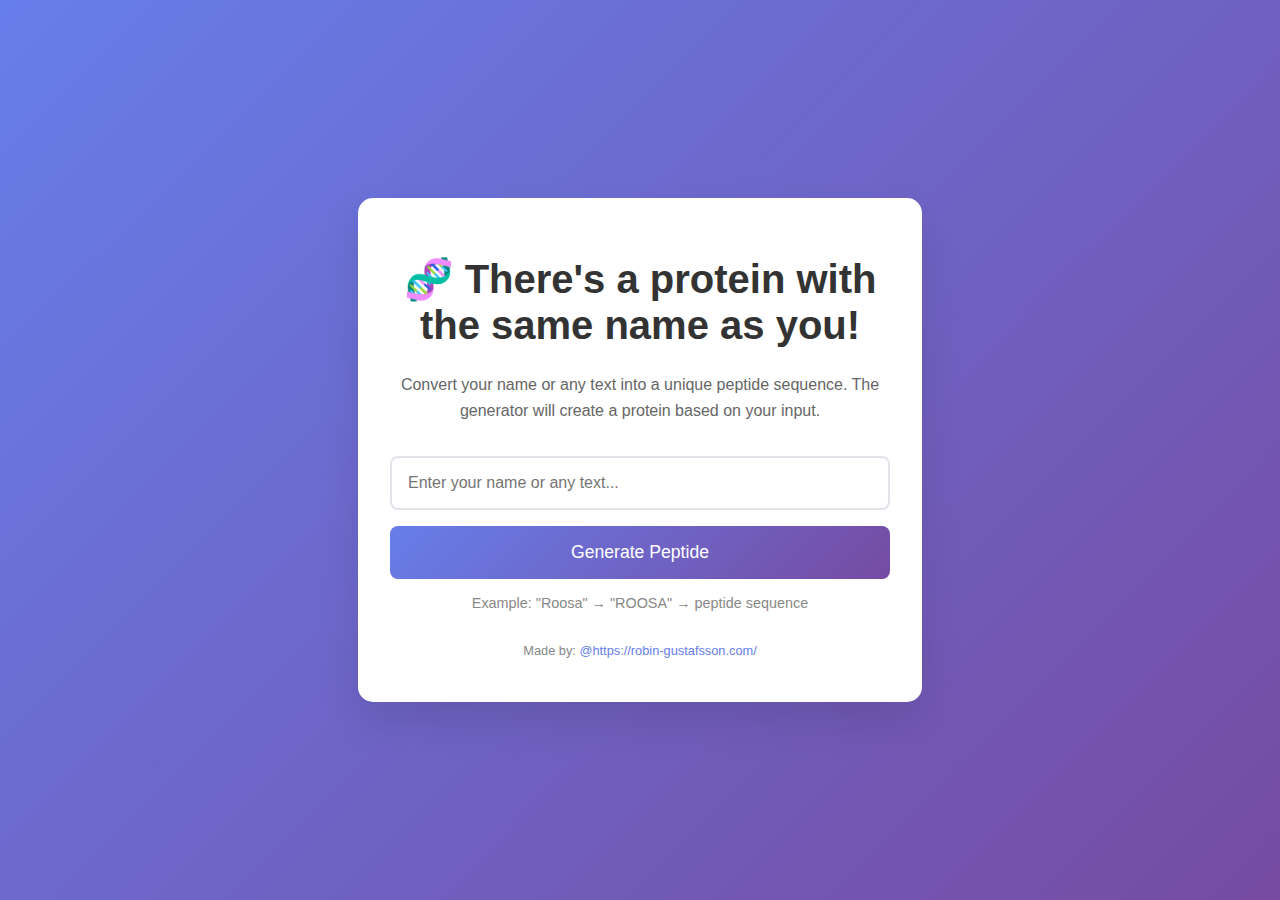
<file: templates/index.html>
<!DOCTYPE html>
<html lang="en">
<head>
    <meta charset="UTF-8">
    <meta name="viewport" content="width=device-width, initial-scale=1.0">
    <title>Peptide Tag Generator</title>
    <style>
        body {
            font-family: 'Segoe UI', Tahoma, Geneva, Verdana, sans-serif;
            background: linear-gradient(135deg, #667eea 0%, #764ba2 100%);
            margin: 0;
            padding: 0;
            min-height: 100vh;
            display: flex;
            align-items: center;
            justify-content: center;
        }
        .container {
            background: white;
            padding: 2rem;
            border-radius: 15px;
            box-shadow: 0 20px 40px rgba(0,0,0,0.1);
            text-align: center;
            max-width: 500px;
            width: 90%;
        }
        h1 {
            color: #333;
            margin-bottom: 1.5rem;
            font-size: 2.5rem;
        }
        .description {
            color: #666;
            margin-bottom: 2rem;
            line-height: 1.6;
        }
        form {
            display: flex;
            flex-direction: column;
            gap: 1rem;
        }
        input[type="text"] {
            padding: 1rem;
            border: 2px solid #e1e5e9;
            border-radius: 8px;
            font-size: 1rem;
            transition: border-color 0.3s ease;
        }
        input[type="text"]:focus {
            outline: none;
            border-color: #667eea;
        }
        button {
            background: linear-gradient(135deg, #667eea 0%, #764ba2 100%);
            color: white;
            padding: 1rem 2rem;
            border: none;
            border-radius: 8px;
            font-size: 1.1rem;
            cursor: pointer;
            transition: transform 0.2s ease;
        }
        button:hover {
            transform: translateY(-2px);
        }
        .example {
            margin-top: 1rem;
            font-size: 0.9rem;
            color: #888;
        }
    </style>
</head>
<body>
    <div class="container">
        <h1>🧬 There's a protein with the same name as you!</h1>
        <p class="description">
            Convert your name or any text into a unique peptide sequence. 
            The generator will create a protein based on your input.
        </p>
        <form method="POST">
            <input type="text" name="username" placeholder="Enter your name or any text..." required>
            <button type="submit">Generate Peptide</button>
        </form>
        <p class="example">
            Example: "Roosa" → "ROOSA" → peptide sequence
        </p>
        <p style="margin-top: 2rem; font-size: 0.8rem; color: #888;">
            Made by: <a href="https://robin-gustafsson.com/" target="_blank" style="color: #667eea; text-decoration: none;">@https://robin-gustafsson.com/</a>
        </p>
    </div>
</body>
</html>
</file>
